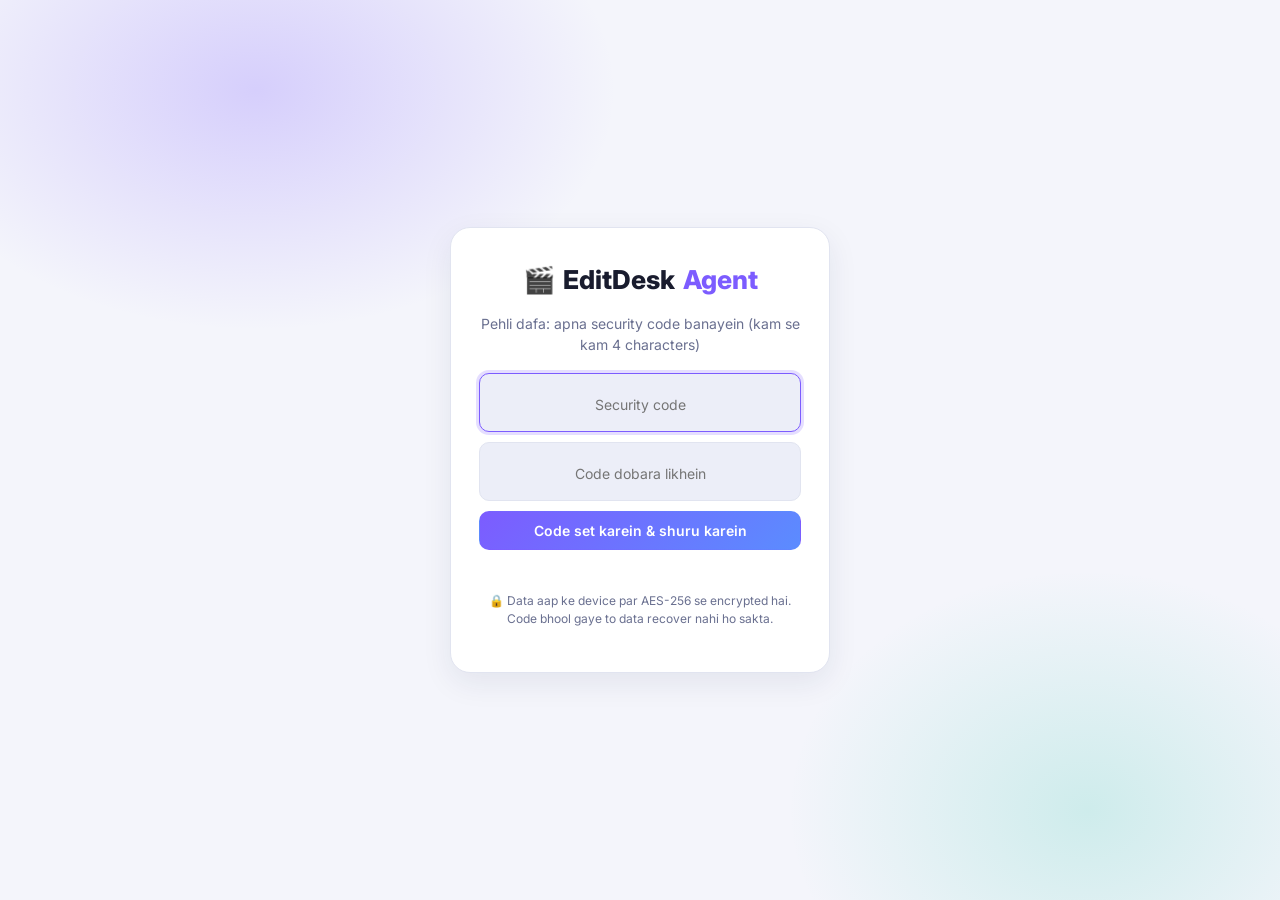
<file: index.html>
<!doctype html>
<html lang="en">
<head>
  <meta charset="utf-8">
  <meta name="viewport" content="width=device-width, initial-scale=1">
  <title>EditDesk Agent</title>
  <meta name="description" content="Video editor ka client & delivery dashboard — security code se locked.">
  <link rel="icon" href="data:image/svg+xml,<svg xmlns='http://www.w3.org/2000/svg' viewBox='0 0 100 100'><text y='.9em' font-size='90'>🎬</text></svg>">
  <link rel="preconnect" href="https://fonts.googleapis.com">
  <link href="https://fonts.googleapis.com/css2?family=Inter:wght@400;500;600;700;800&display=swap" rel="stylesheet">
  <link rel="stylesheet" href="css/styles.css">
</head>
<body>
  <!-- Lock screen -->
  <section id="lock" class="lock">
    <div class="lock-card">
      <div class="brand big"><span class="logo">🎬</span> EditDesk <em>Agent</em></div>
      <p id="lock-sub" class="muted">Apna security code darj karein</p>
      <form id="lock-form" autocomplete="off">
        <input id="lock-code" type="password" inputmode="numeric" placeholder="Security code" aria-label="Security code" autofocus>
        <input id="lock-code2" type="password" inputmode="numeric" placeholder="Code dobara likhein" aria-label="Confirm code" hidden>
        <button class="btn primary block" type="submit" id="lock-btn">Unlock</button>
      </form>
      <p id="lock-msg" class="lock-msg" role="alert"></p>
      <p class="tiny muted">🔒 Data aap ke device par AES-256 se encrypted hai. Code bhool gaye to data recover nahi ho sakta.</p>
      <button class="link tiny" id="lock-reset" type="button" hidden>Code bhool gaye? Sab kuch reset karein</button>
    </div>
  </section>

  <!-- App -->
  <div id="app" class="app" hidden>
    <aside class="sidebar">
      <div class="brand"><span class="logo">🎬</span> EditDesk <em>Agent</em></div>
      <nav id="nav">
        <button data-view="dashboard" class="active"><span>📊</span>Dashboard</button>
        <button data-view="videos"><span>🎞️</span>Videos</button>
        <button data-view="clients"><span>👥</span>Clients</button>
        <button data-view="planner"><span>🗓️</span>Planner</button>
        <button data-view="agent"><span>🤖</span>Agent</button>
        <button data-view="settings"><span>⚙️</span>Settings</button>
      </nav>
      <div class="sidebar-foot">
        <span id="save-state" class="tiny muted">🔒 Encrypted</span>
      </div>
    </aside>

    <div class="main-wrap">
      <header class="topbar">
        <button class="icon-btn menu-btn" id="menu-btn" aria-label="Menu">☰</button>
        <h1 id="view-title">Dashboard</h1>
        <div class="top-actions">
          <button class="btn primary" data-action="new-video">＋ Video</button>
          <button class="icon-btn" data-action="toggle-theme" title="Theme" aria-label="Toggle theme">🌓</button>
          <button class="icon-btn" data-action="lock" title="Lock" aria-label="Lock">🔒</button>
        </div>
      </header>
      <main id="main"></main>
    </div>
  </div>

  <div id="modal" class="modal" hidden>
    <div class="modal-box" role="dialog" aria-modal="true">
      <div id="modal-body"></div>
    </div>
  </div>

  <div id="toast" class="toast" hidden></div>

  <script src="js/vault.js"></script>
  <script src="js/store.js"></script>
  <script src="js/agent.js"></script>
  <script src="js/app.js"></script>
</body>
</html>
</file>
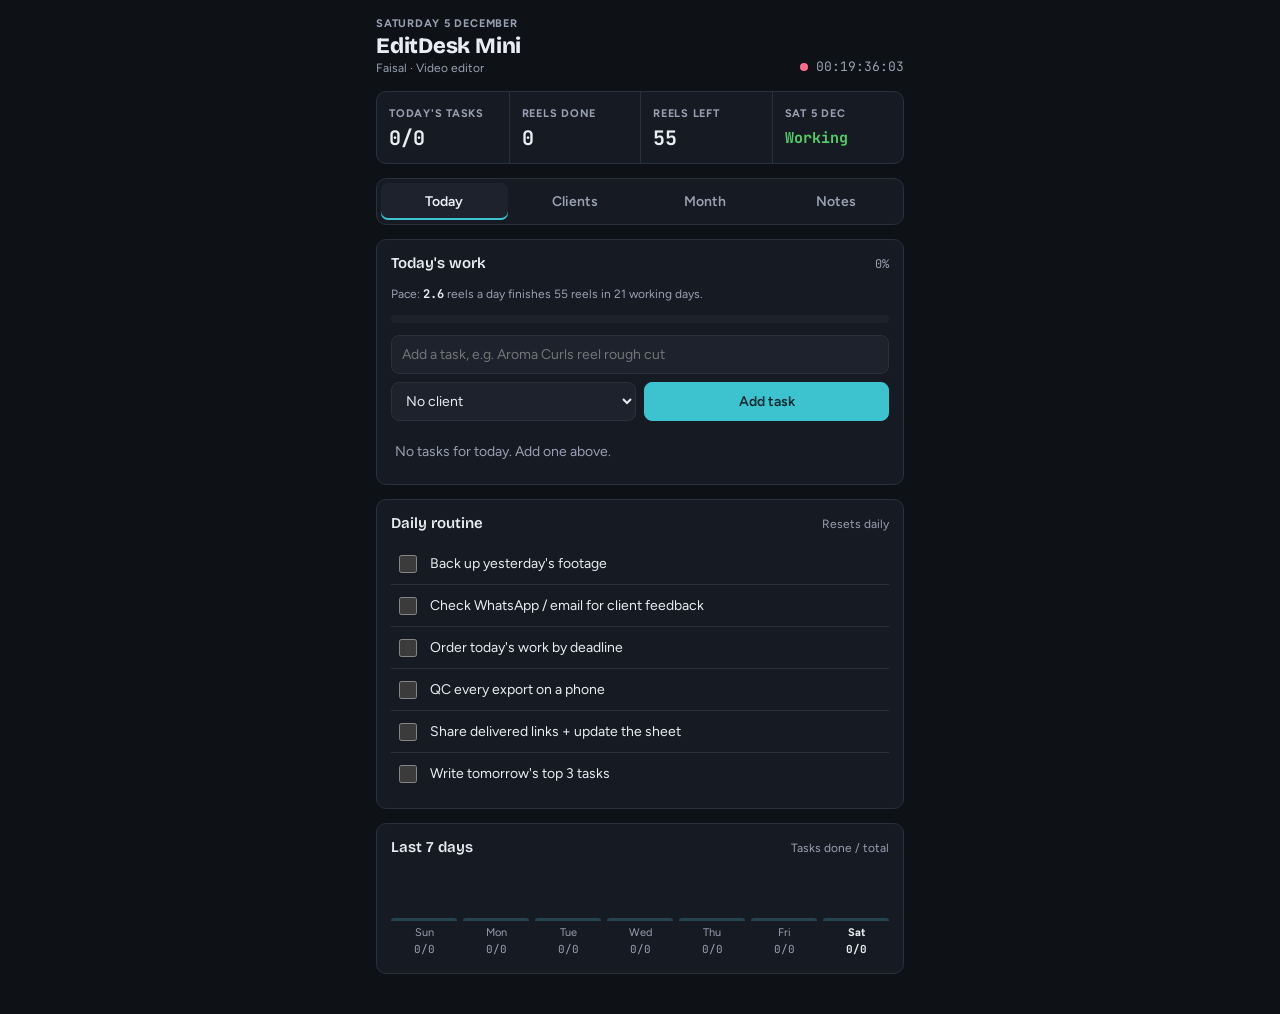
<file: editdesk-mini/index.html>
<!doctype html>
<html lang="en">
<head>
<meta charset="utf-8">
<meta name="viewport" content="width=device-width, initial-scale=1, viewport-fit=cover">
<title>EditDesk Mini</title>
<link rel="preconnect" href="https://fonts.googleapis.com">
<link rel="preconnect" href="https://fonts.gstatic.com" crossorigin>
<link href="https://fonts.googleapis.com/css2?family=Bricolage+Grotesque:opsz,wght@12..96,600;12..96,800&family=Figtree:wght@400;500;600;700&family=JetBrains+Mono:wght@500;700&display=swap" rel="stylesheet">
<style>
/* Layout: one narrow dark column for a side panel. Status strip, tabs, then the active sheet; each client gets its own colored section. */
:root {
  --bg: #0e1116;
  --surface: #161a22;
  --surface-2: #1d222c;
  --ink: #e9ecf2;
  --muted: #98a1b3;
  --line: #2a303c;
  --accent: #3cc3cf;
  --accent-ink: #062a2e;
  --ok: #51cf66;
  --warn: #ffa94d;
  --danger: #ff6b8a;
  --off: #ff8787;
  --s-planned: #98a1b3;
  --s-footage: #4dabf7;
  --s-editing: #b197fc;
  --s-review: #ffa94d;
  --s-revision: #ff922b;
  --s-delivered: #51cf66;
  --f-display: "Bricolage Grotesque", "Segoe UI", system-ui, sans-serif;
  --f-body: "Figtree", "Segoe UI", system-ui, sans-serif;
  --f-mono: "JetBrains Mono", ui-monospace, "Cascadia Mono", Menlo, monospace;
  --r: 10px;
  color-scheme: dark;
}

* { box-sizing: border-box; }
html, body { margin: 0; }
[hidden] { display: none !important; }
body { background: var(--bg); color: var(--ink); font: 14px/1.5 var(--f-body); }
.wrap { max-width: 560px; margin: 0 auto; padding-inline: 16px; padding-block: 16px 40px; display: grid; gap: 14px; }
h1, h2, h3 { margin: 0; font-family: var(--f-display); text-wrap: balance; line-height: 1.2; }
h1 { font-size: 22px; font-weight: 800; letter-spacing: -.01em; }
h2 { font-size: 15px; font-weight: 600; }
p { margin: 0; }
.muted { color: var(--muted); }
.mono { font-family: var(--f-mono); font-variant-numeric: tabular-nums; }
.small { font-size: 12px; }
.label { font-size: 11px; font-weight: 700; text-transform: uppercase; letter-spacing: .07em; color: var(--muted); }
button, input, select, textarea { font: inherit; color: inherit; }
button { cursor: pointer; }
:focus-visible { outline: 2px solid var(--accent); outline-offset: 2px; }

/* Header */
.head { display: flex; align-items: flex-end; justify-content: space-between; gap: 12px; flex-wrap: wrap; }
.tc { font-family: var(--f-mono); font-size: 13px; color: var(--muted); display: flex; align-items: center; gap: 8px; }
.rec { width: 8px; height: 8px; border-radius: 50%; background: var(--danger); }
.strip { display: grid; grid-template-columns: repeat(4, minmax(0, 1fr)); background: var(--surface); border: 1px solid var(--line); border-radius: var(--r); }
.strip > div { padding: 10px 12px; border-left: 1px solid var(--line); min-width: 0; }
.strip > div:first-child { border-left: 0; }
.strip b { display: block; font-family: var(--f-mono); font-size: 20px; font-weight: 700; font-variant-numeric: tabular-nums; }
.strip .sat b { font-size: 15px; padding-top: 4px; }
.strip .sat.off b { color: var(--off); }
.strip .sat.on b { color: var(--ok); }

/* Tabs */
.tabs { display: grid; grid-template-columns: repeat(4, 1fr); gap: 4px; background: var(--surface); border: 1px solid var(--line); border-radius: var(--r); padding: 4px; position: sticky; top: env(safe-area-inset-top, 0px); z-index: 3; }
.tabs button { border: 0; background: none; padding: 8px 4px; border-radius: 7px; font-weight: 600; color: var(--muted); }
.tabs button[aria-selected="true"] { background: var(--surface-2); color: var(--ink); box-shadow: inset 0 -2px 0 var(--accent); }

.sheet { display: grid; gap: 14px; }
.panel { background: var(--surface); border: 1px solid var(--line); border-radius: var(--r); padding: 14px; display: grid; gap: 12px; min-width: 0; }
.panel-head { display: flex; justify-content: space-between; align-items: baseline; gap: 8px; flex-wrap: wrap; }

/* Forms */
select, textarea, input[type="text"], input[type="date"], input[type="number"] {
  width: 100%; min-width: 0; background: var(--surface-2); border: 1px solid var(--line); border-radius: 8px; padding: 8px 10px;
}
textarea { resize: vertical; min-height: 260px; line-height: 1.6; }
.add-row { display: grid; grid-template-columns: minmax(0, 1fr) auto; gap: 8px; }
.add-grid { display: grid; grid-template-columns: repeat(2, minmax(0, 1fr)); gap: 8px; }
.add-grid .full { grid-column: 1 / -1; }
.btn { border: 1px solid var(--line); background: var(--surface-2); border-radius: 8px; padding: 8px 12px; font-weight: 600; white-space: nowrap; }
.btn:hover { border-color: var(--accent); }
.btn.primary { background: var(--accent); color: var(--accent-ink); border-color: var(--accent); }
.btn.ghost { background: none; border-color: transparent; color: var(--muted); padding: 4px 6px; }
.btn.ghost:hover { color: var(--ink); border-color: var(--line); }
.btn.tiny { font-size: 12px; padding: 4px 8px; }

/* Progress */
.meter { height: 8px; border-radius: 99px; background: var(--surface-2); overflow: hidden; }
.meter > span { display: block; height: 100%; background: var(--accent); transition: width .3s; }

/* Task list */
.list { display: grid; gap: 2px; }
.item { display: grid; grid-template-columns: auto minmax(0, 1fr) auto; gap: 10px; align-items: start; padding: 8px 4px; border-bottom: 1px solid var(--line); }
.item:last-child { border-bottom: 0; }
.item input[type="checkbox"] { width: 18px; height: 18px; margin-top: 2px; accent-color: var(--accent); }
.item .t { overflow-wrap: anywhere; }
.item.done .t { color: var(--muted); text-decoration: line-through; }
.item .meta { display: flex; gap: 6px; flex-wrap: wrap; margin-top: 3px; }
.acts { display: flex; gap: 2px; }
.chip { display: inline-flex; align-items: center; gap: 4px; font-size: 11px; font-weight: 600; padding: 1px 8px; border-radius: 99px; border: 1px solid var(--line); color: var(--muted); background: var(--surface-2); white-space: nowrap; }
.chip.cc { color: var(--cc); border-color: color-mix(in srgb, var(--cc) 50%, transparent); background: color-mix(in srgb, var(--cc) 12%, var(--surface-2)); }
.chip.late { color: var(--danger); border-color: color-mix(in srgb, var(--danger) 45%, transparent); }
.chip.soon { color: var(--warn); border-color: color-mix(in srgb, var(--warn) 45%, transparent); }
.chip.confirm { color: var(--warn); }
.chip.new { color: var(--s-editing); }
.empty { color: var(--muted); padding: 8px 4px; }

/* Week chart */
.week { display: grid; grid-template-columns: repeat(7, 1fr); gap: 6px; align-items: end; height: 90px; }
.week .col { display: grid; grid-template-rows: 1fr auto; gap: 4px; height: 100%; text-align: center; }
.week .bar { align-self: end; border-radius: 4px 4px 0 0; background: color-mix(in srgb, var(--accent) 22%, var(--surface-2)); position: relative; overflow: hidden; min-height: 3px; }
.week .bar span { position: absolute; inset: auto 0 0 0; background: var(--accent); }
.week .col.today .lbl { color: var(--ink); font-weight: 700; }
.week .lbl { font-size: 11px; color: var(--muted); }

/* Client sections */
.filters { display: flex; gap: 6px; flex-wrap: wrap; }
.filters button { border: 1px solid var(--line); background: var(--surface-2); border-radius: 99px; padding: 3px 12px; font-size: 12px; font-weight: 600; color: var(--muted); }
.filters button[aria-pressed="true"] { background: var(--ink); color: var(--bg); border-color: var(--ink); }
.client {
  border: 1px solid color-mix(in srgb, var(--cc) 35%, var(--line));
  border-top: 4px solid var(--cc);
  border-radius: var(--r);
  background: linear-gradient(180deg, color-mix(in srgb, var(--cc) 13%, var(--surface)) 0, var(--surface) 90px);
  padding: 12px 14px 14px;
  display: grid; gap: 10px; min-width: 0;
}
.c-head { display: grid; grid-template-columns: auto minmax(0, 1fr) auto; gap: 10px; align-items: center; }
.badge { width: 34px; height: 34px; border-radius: 9px; display: grid; place-items: center; background: var(--cc); color: #10131a; font-family: var(--f-display); font-weight: 800; font-size: 16px; }
.c-name { font-family: var(--f-display); font-weight: 800; font-size: 16px; overflow-wrap: anywhere; color: var(--ink); }
.c-sub { display: flex; gap: 6px; flex-wrap: wrap; margin-top: 2px; }
.c-count { font-family: var(--f-mono); font-weight: 700; font-size: 20px; color: var(--cc); text-align: right; line-height: 1.1; }
.c-count small { display: block; font-size: 11px; color: var(--muted); font-weight: 500; }
.client .meter > span { background: var(--cc); }
.c-ctrl { display: grid; grid-template-columns: minmax(0, 1fr) auto; gap: 8px; align-items: center; }
.step { display: flex; gap: 4px; }
.step button { width: 32px; height: 28px; border: 1px solid color-mix(in srgb, var(--cc) 45%, var(--line)); background: var(--surface-2); border-radius: 7px; font-weight: 700; padding: 0; color: var(--cc); }
.step button:hover { background: color-mix(in srgb, var(--cc) 18%, var(--surface-2)); }
.c-reels { display: grid; gap: 6px; }
.c-reels:empty { display: none; }
.reel { border: 1px solid var(--line); border-left: 3px solid var(--sc); border-radius: 8px; padding: 8px 10px; display: grid; gap: 6px; background: var(--surface-2); }
.reel-top { display: grid; grid-template-columns: minmax(0, 1fr) auto; gap: 8px; align-items: start; }
.reel-title { font-weight: 600; overflow-wrap: anywhere; }
.reel select { width: auto; padding: 3px 6px; font-size: 12px; font-weight: 600; color: var(--sc); background: var(--surface); }
.reel .meta { display: flex; gap: 6px; flex-wrap: wrap; }
.dels { display: grid; gap: 4px; padding-top: 4px; border-top: 1px dashed var(--line); }
.dels label { display: flex; gap: 8px; align-items: center; font-size: 13px; }
.dels input { accent-color: var(--cc); }
.c-add { display: grid; grid-template-columns: minmax(0, 1fr) 130px auto; gap: 6px; }
.c-add input { padding: 6px 8px; font-size: 13px; }
.c-add .btn { padding: 6px 10px; font-size: 13px; color: var(--cc); }
details summary { cursor: pointer; font-size: 12px; color: var(--muted); font-weight: 600; }
.c-det { display: grid; gap: 8px; padding-top: 6px; }
.c-det input { padding: 6px 8px; }
.st-planned { --sc: var(--s-planned); } .st-footage { --sc: var(--s-footage); } .st-editing { --sc: var(--s-editing); }
.st-review { --sc: var(--s-review); } .st-revision { --sc: var(--s-revision); } .st-delivered { --sc: var(--s-delivered); }

/* Month */
.cal { display: grid; grid-template-columns: repeat(7, minmax(0, 1fr)); gap: 4px; }
.cal .dow { font-size: 11px; font-weight: 700; color: var(--muted); text-align: center; padding-bottom: 2px; }
.day { aspect-ratio: 1; max-width: 100%; border-radius: 8px; border: 1px solid var(--line); background: var(--surface-2); display: grid; place-items: center; font-family: var(--f-mono); font-size: 13px; font-weight: 700; position: relative; padding: 0; color: var(--ink); }
.day.off { color: var(--off); background: color-mix(in srgb, var(--off) 10%, var(--surface)); border-color: color-mix(in srgb, var(--off) 30%, var(--line)); }
.day.past { opacity: .45; }
.day.today { outline: 2px solid var(--accent); outline-offset: 1px; }
.day.sat { cursor: pointer; }
.day.sat::after { content: attr(data-tag); position: absolute; bottom: 2px; font-size: 8px; letter-spacing: .05em; font-family: var(--f-body); font-weight: 700; }
.day.blank { visibility: hidden; }
.kpis { display: grid; grid-template-columns: repeat(2, minmax(0, 1fr)); gap: 8px; }
.kpi { background: var(--surface-2); border-radius: 8px; padding: 10px 12px; }
.kpi b { display: block; font-family: var(--f-mono); font-size: 22px; font-variant-numeric: tabular-nums; }
.legend { display: flex; gap: 14px; flex-wrap: wrap; font-size: 12px; color: var(--muted); }
.legend i { display: inline-block; width: 10px; height: 10px; border-radius: 3px; margin-right: 5px; vertical-align: -1px; }
.sats { display: grid; gap: 4px; }
.sats div { display: flex; justify-content: space-between; gap: 8px; padding: 6px 0; border-bottom: 1px solid var(--line); font-size: 13px; }
.sats div:last-child { border-bottom: 0; }
.tag-off { color: var(--off); font-weight: 700; }
.tag-on { color: var(--ok); font-weight: 700; }

.banner { border: 1px solid color-mix(in srgb, var(--warn) 50%, transparent); background: color-mix(in srgb, var(--warn) 10%, var(--surface)); border-radius: var(--r); padding: 10px 12px; font-size: 13px; }
.toast { position: fixed; left: 50%; bottom: calc(16px + env(safe-area-inset-bottom, 0px)); transform: translateX(-50%); background: var(--ink); color: var(--bg); padding: 8px 14px; border-radius: 8px; font-weight: 600; font-size: 13px; z-index: 10; }
.confirm { display: flex; gap: 6px; align-items: center; flex-wrap: wrap; font-size: 12px; }

@media (max-width: 420px) {
  .strip { grid-template-columns: repeat(2, minmax(0, 1fr)); }
  .strip > div:nth-child(3) { border-left: 0; }
  .strip > div:nth-child(n+3) { border-top: 1px solid var(--line); }
  .add-grid { grid-template-columns: minmax(0, 1fr); }
  .c-add { grid-template-columns: minmax(0, 1fr) auto; }
  .c-add input[type="date"] { grid-column: 1 / -1; grid-row: 2; }
}
@media (prefers-reduced-motion: reduce) { .meter > span { transition: none; } }
</style>
</head>
<body>

<div class="wrap">
  <header class="head">
    <div>
      <p class="label" id="dateLine">Today</p>
      <h1>EditDesk Mini</h1>
      <p class="small muted">Faisal · Video editor</p>
    </div>
    <div class="tc" aria-label="Current time as timecode"><span class="rec"></span><span id="tc">00:00:00:00</span></div>
  </header>

  <div id="banner" class="banner" hidden></div>

  <section class="strip" aria-label="Summary">
    <div><span class="label">Today's tasks</span><b id="sToday">0/0</b></div>
    <div><span class="label">Reels done</span><b id="sDone">0</b></div>
    <div><span class="label">Reels left</span><b id="sLeft">0</b></div>
    <div class="sat" id="sSatBox"><span class="label" id="sSatLabel">Saturday</span><b id="sSat">—</b></div>
  </section>

  <nav class="tabs" role="tablist">
    <button role="tab" id="tab-today" aria-selected="true" data-tab="today">Today</button>
    <button role="tab" id="tab-reels" aria-selected="false" data-tab="reels">Clients</button>
    <button role="tab" id="tab-month" aria-selected="false" data-tab="month">Month</button>
    <button role="tab" id="tab-notes" aria-selected="false" data-tab="notes">Notes</button>
  </nav>

  <!-- TODAY -->
  <section class="sheet" id="sheet-today" role="tabpanel" aria-labelledby="tab-today">
    <div class="panel">
      <div class="panel-head"><h2>Today's work</h2><span class="mono small muted" id="todayPct">0%</span></div>
      <p class="small" id="paceLine"></p>
      <div class="meter"><span id="todayBar" style="width:0%"></span></div>
      <form id="taskForm" class="add-grid">
        <input class="full" type="text" id="taskTitle" placeholder="Add a task, e.g. Aroma Curls reel rough cut" autocomplete="off" required>
        <select id="taskClient" aria-label="Client"><option value="">No client</option></select>
        <button class="btn primary" type="submit">Add task</button>
      </form>
      <div class="list" id="todayList"></div>
    </div>

    <div class="panel" id="carryPanel" hidden>
      <div class="panel-head"><h2>Carried over</h2><button class="btn tiny" id="carryAll" type="button">Move all to today</button></div>
      <div class="list" id="carryList"></div>
    </div>

    <div class="panel">
      <div class="panel-head"><h2>Daily routine</h2><span class="small muted">Resets daily</span></div>
      <div class="list" id="routineList"></div>
    </div>

    <div class="panel">
      <div class="panel-head"><h2>Last 7 days</h2><span class="small muted">Tasks done / total</span></div>
      <div class="week" id="week"></div>
    </div>
  </section>

  <!-- CLIENTS -->
  <section class="sheet" id="sheet-reels" role="tabpanel" aria-labelledby="tab-reels" hidden>
    <div class="panel">
      <div class="panel-head"><h2><span id="monthName">October</span> reels</h2><span class="small muted mono" id="reelTotals">0/0</span></div>
      <div class="meter"><span id="reelBar" style="width:0%"></span></div>
      <div class="panel-head">
        <span class="small muted">Show reels:</span>
        <div class="filters" id="vFilters">
          <button type="button" data-f="active" aria-pressed="true">Pending</button>
          <button type="button" data-f="late" aria-pressed="false">Late</button>
          <button type="button" data-f="done" aria-pressed="false">Done</button>
          <button type="button" data-f="all" aria-pressed="false">All</button>
        </div>
      </div>
    </div>

    <div class="sheet" id="clientSections"></div>

    <div class="panel">
      <form id="clientForm" class="add-row">
        <input type="text" id="cName" placeholder="New client name" autocomplete="off" required>
        <button class="btn" type="submit">Add client</button>
      </form>
      <div class="confirm" id="monthReset"><button class="btn tiny" type="button" data-month-reset="ask">New month: reset done counts to 0</button></div>
    </div>
  </section>

  <!-- MONTH -->
  <section class="sheet" id="sheet-month" role="tabpanel" aria-labelledby="tab-month" hidden>
    <div class="panel">
      <div class="panel-head"><h2 id="calTitle">October</h2><span class="small muted">Alternate Saturdays off</span></div>
      <div class="kpis">
        <div class="kpi"><span class="label">Working days</span><b id="kWork">0</b></div>
        <div class="kpi"><span class="label">Days left</span><b id="kLeft">0</b></div>
        <div class="kpi"><span class="label">Reels left</span><b id="kReels">0</b></div>
        <div class="kpi"><span class="label">Reels / day needed</span><b id="kPace">0</b></div>
      </div>
      <div class="cal" id="cal"></div>
      <div class="legend"><span><i style="background:var(--surface-2);border:1px solid var(--line)"></i>Working</span><span><i style="background:var(--off)"></i>Off</span><span><i style="outline:2px solid var(--accent)"></i>Today</span></div>
      <p class="small muted">Tap a Saturday to switch it between working and off.</p>
    </div>
    <div class="panel">
      <h2>Saturdays this month</h2>
      <div class="sats" id="satList"></div>
    </div>
  </section>

  <!-- NOTES -->
  <section class="sheet" id="sheet-notes" role="tabpanel" aria-labelledby="tab-notes" hidden>
    <div class="panel">
      <div class="panel-head"><h2>Ideas &amp; notes</h2><span class="small muted" id="noteState">Auto-save</span></div>
      <textarea id="notes" placeholder="Reel ideas, client feedback, hooks, trending audio…"></textarea>
    </div>
  </section>
</div>

<div class="toast" id="toast" hidden></div>

<script>
/* LocalDB: stores everything in this browser's localStorage when the page runs outside claude.ai.
   Same small API the page uses: collection(name).onSnapshot / doc(id).set / delete, and doc(path).onSnapshot / set. */
window.LocalDB = (() => {
  const KEY = 'editdesk-mini-db-v1';
  const SEED = {"acm": {"color": "#ffd43b", "name": "ACM", "notes": "5 reels carried from Sep (confirmed 2026-09-22; it was recorded backwards earlier).", "order": 3, "reelsDone": 0, "reelsTarget": 5, "status": "active"}, "aesthetic-atelier": {"color": "#ff6b6b", "name": "Aesthetic Atelier", "notes": "10 reels carried from Sep.", "order": 0, "reelsDone": 0, "reelsTarget": 10, "status": "active"}, "aki-al-karam": {"color": "#748ffc", "name": "AKI / Al-Karam International", "notes": "No target set. Unresolved: a relayed request said AKI and Sunlight Pakistan are 'one client per Taha'. Not acted on; kept separate. Confirm with Taha before any merge.", "order": 11, "reelsDone": 0, "reelsTarget": 0, "status": "confirm"}, "aroma-curls": {"color": "#f783ac", "name": "Aroma Curls", "notes": "5 reels carried from Sep. Revision note: TikTok and YouTube posting continues from today.", "order": 4, "reelsDone": 0, "reelsTarget": 5, "status": "active"}, "bilal-hospital": {"color": "#e599f7", "name": "Bilal Hospital", "notes": "No target set. 9-video doctor series; 3 were left at the end of Sep. Check whether it is still open.", "order": 9, "reelsDone": 0, "reelsTarget": 0, "status": "confirm"}, "dr-saiqa-aesthetics": {"color": "#b197fc", "name": "Dr. Saiqa's Aesthetics & Beauty Lounge", "notes": "10 reels carried from Sep. 6-month contract, onboarded 2026-09-15.", "order": 2, "reelsDone": 0, "reelsTarget": 10, "status": "new"}, "e-karobar": {"color": "#a9e34b", "name": "e karobar", "notes": "3 reels, confirmed by Taha 2026-09-24 (same as Sep).", "order": 8, "reelsDone": 0, "reelsTarget": 3, "status": "active"}, "eiqaan": {"color": "#ffa94d", "name": "Eiqaan", "notes": "4 reels carried from Sep. Platforms are Twitter (X) and LinkedIn, not IG/FB.", "order": 6, "reelsDone": 0, "reelsTarget": 4, "status": "active"}, "kohsar-electronics": {"color": "#4dabf7", "name": "Kohsar Electronics", "notes": "Working to 4 reels, but the target is undefined: the signed proposal (PKR 270,000 / 3 months) lists no quantities. A real target needs to be set with the client.", "order": 7, "reelsDone": 0, "reelsTarget": 4, "status": "confirm"}, "little-explorers": {"color": "#66d9e8", "name": "Little Explorers", "notes": "10 reels carried from Sep.", "order": 1, "reelsDone": 0, "reelsTarget": 10, "status": "active"}, "minicabees": {"color": "#38d9a9", "name": "Minicabees", "notes": "No target set, though reel output has started (2 reels logged Sep 24). Confirm a real target. Revision note: ads are running on Google.", "order": 10, "reelsDone": 0, "reelsTarget": 0, "status": "confirm"}, "punjab-auto-store": {"color": "#51cf66", "name": "Punjab Auto Store", "notes": "4 reels carried from Sep.", "order": 5, "reelsDone": 0, "reelsTarget": 4, "status": "active"}};
  let data = {};
  try { data = JSON.parse(localStorage.getItem(KEY)) || null; } catch (e) { data = null; }
  if (!data) {
    data = {};
    Object.entries(SEED).forEach(([id, body]) => { data['clients/' + id] = body; });
  }
  const listeners = new Set();
  const persist = () => { try { localStorage.setItem(KEY, JSON.stringify(data)); } catch (e) { /* storage blocked */ } };
  persist();
  const notify = () => listeners.forEach(fn => fn());
  const snapDoc = (id, body) => ({ id, exists: body !== undefined, data: () => (body === undefined ? undefined : JSON.parse(JSON.stringify(body))) });
  const docRef = path => ({
    set: async body => { data[path] = JSON.parse(JSON.stringify(body)); persist(); notify(); },
    delete: async () => { delete data[path]; persist(); notify(); },
    onSnapshot(next) {
      const fn = () => next(snapDoc(path.split('/').pop(), data[path]));
      listeners.add(fn); fn();
      return () => listeners.delete(fn);
    }
  });
  return {
    doc: docRef,
    collection: name => ({
      doc: id => docRef(name + '/' + id),
      onSnapshot(next) {
        const fn = () => {
          const docs = Object.keys(data).filter(k => k.startsWith(name + '/') && k.split('/').length === 2)
            .sort().map(k => snapDoc(k.split('/')[1], data[k]));
          next({ docs, size: docs.length, empty: !docs.length });
        };
        listeners.add(fn); fn();
        return () => listeners.delete(fn);
      }
    }),
    exportAll: () => JSON.stringify(data, null, 2),
    importAll: json => { data = JSON.parse(json); persist(); notify(); }
  };
})();
</script>
<script>
(() => {
  const $ = id => document.getElementById(id);
  const esc = s => String(s ?? '').replace(/[&<>"']/g, c => ({ '&': '&amp;', '<': '&lt;', '>': '&gt;', '"': '&quot;', "'": '&#39;' }[c]));
  const pad = n => String(n).padStart(2, '0');
  const ds = d => `${d.getFullYear()}-${pad(d.getMonth() + 1)}-${pad(d.getDate())}`;
  const parse = s => { const [y, m, d] = s.split('-').map(Number); return new Date(y, m - 1, d); };
  const shift = n => { const d = new Date(); d.setDate(d.getDate() + n); return ds(d); };
  const today = () => ds(new Date());
  const daysTo = s => {
    if (!s) return null;
    const n = new Date();
    return Math.round((parse(s) - new Date(n.getFullYear(), n.getMonth(), n.getDate())) / 86400000);
  };
  const fmt = s => parse(s).toLocaleDateString('en-GB', { day: 'numeric', month: 'short' });
  const uid = () => Date.now().toString(36) + Math.random().toString(36).slice(2, 7);

  const PALETTE = ['#ff6b6b', '#ffa94d', '#ffd43b', '#a9e34b', '#51cf66', '#38d9a9', '#66d9e8', '#4dabf7', '#748ffc', '#b197fc', '#e599f7', '#f783ac'];
  const STATUSES = [
    ['planned', 'Planned'], ['footage', 'Footage in'], ['editing', 'Editing'],
    ['review', 'Client review'], ['revision', 'Revisions'], ['delivered', 'Delivered']
  ];
  const REEL_DELIVERABLES = ['9:16 export 1080×1920', 'Captions', 'Hook in first 3 sec', 'Music / SFX'];
  const ROUTINE = [
    ['backup', "Back up yesterday's footage"],
    ['inbox', 'Check WhatsApp / email for client feedback'],
    ['plan', "Order today's work by deadline"],
    ['qc', 'QC every export on a phone'],
    ['deliver', 'Share delivered links + update the sheet'],
    ['tomorrow', "Write tomorrow's top 3 tasks"]
  ];
  // Alternating Saturdays: Sat 3 Oct 2026 is off, the next one working, and so on. Sundays are always off.
  const SAT_ANCHOR = new Date(2026, 9, 3);

  const state = { clients: [], tasks: [], videos: [], routine: {}, notes: '', sched: {}, filter: 'active' };
  let db = null;

  // ---------- schedule ----------
  function satRule(d) {
    const weeks = Math.round((d - SAT_ANCHOR) / (7 * 86400000));
    return ((weeks % 2) + 2) % 2 === 0 ? 'off' : 'on';
  }
  function dayKind(d) {
    const dow = d.getDay();
    if (dow === 0) return 'off';
    if (dow === 6) return state.sched[ds(d)] || satRule(d);
    return 'on';
  }
  function monthDays(ref) {
    const y = ref.getFullYear(), m = ref.getMonth();
    const out = [];
    for (let d = 1; d <= new Date(y, m + 1, 0).getDate(); d++) out.push(new Date(y, m, d));
    return out;
  }
  function nextSaturday() {
    const d = new Date();
    d.setHours(0, 0, 0, 0);
    d.setDate(d.getDate() + ((6 - d.getDay() + 7) % 7));
    return d;
  }
  function workDaysLeft() {
    const t = today();
    return monthDays(new Date()).filter(d => ds(d) >= t && dayKind(d) === 'on').length;
  }
  function nextWorkDay() {
    const d = new Date();
    do { d.setDate(d.getDate() + 1); } while (dayKind(d) === 'off');
    return ds(d);
  }

  // ---------- clock ----------
  const reduce = matchMedia('(prefers-reduced-motion: reduce)').matches;
  function tick() {
    const n = new Date();
    const f = reduce ? 0 : Math.floor(n.getMilliseconds() / 40);
    $('tc').textContent = `${pad(n.getHours())}:${pad(n.getMinutes())}:${pad(n.getSeconds())}:${pad(f)}`;
  }
  tick();
  setInterval(tick, reduce ? 1000 : 40);
  $('dateLine').textContent = new Date().toLocaleDateString('en-GB', { weekday: 'long', day: 'numeric', month: 'long' });

  let tt;
  function toast(msg) {
    const t = $('toast');
    t.textContent = msg;
    t.hidden = false;
    clearTimeout(tt);
    tt = setTimeout(() => { t.hidden = true; }, 2000);
  }

  // ---------- tabs ----------
  const TABS = ['today', 'reels', 'month', 'notes'];
  function showTab(name) {
    document.querySelectorAll('[data-tab]').forEach(b => b.setAttribute('aria-selected', String(b.dataset.tab === name)));
    TABS.forEach(n => { $('sheet-' + n).hidden = n !== name; });
    try { localStorage.setItem('edm-tab2', name); } catch (e) { /* ignore */ }
  }
  document.querySelector('.tabs').addEventListener('click', e => {
    const b = e.target.closest('[data-tab]');
    if (b) showTab(b.dataset.tab);
  });
  try { const t = localStorage.getItem('edm-tab2'); if (TABS.includes(t)) showTab(t); } catch (e) { /* ignore */ }

  // ---------- writes ----------
  async function write(fn, label) {
    if (!db) return;
    try { await fn(); }
    catch (e) {
      if (e && e.code === 'unavailable') {
        await new Promise(r => setTimeout(r, 400 + Math.random() * 600));
        try { await fn(); return; } catch (e2) { e = e2; }
      }
      toast(e && e.code === 'quota_exceeded' ? 'Storage is full. Delete some old tasks.' : `${label} didn't save. Try again.`);
    }
  }
  function upsertLocal(list, item) {
    const i = list.findIndex(x => x.id === item.id);
    if (i >= 0) list[i] = item; else list.push(item);
  }
  function saver(key, coll, label) {
    return item => {
      upsertLocal(state[key], item);
      render();
      const { id, ...body } = item;
      return write(() => db.collection(coll).doc(id).set(body), label);
    };
  }
  function remover(key, coll) {
    return id => {
      state[key] = state[key].filter(x => x.id !== id);
      render();
      return write(() => db.collection(coll).doc(id).delete(), 'Delete');
    };
  }
  const saveTask = saver('tasks', 'tasks', 'Task');
  const removeTask = remover('tasks', 'tasks');
  const saveClient = saver('clients', 'clients', 'Client');
  const saveVideo = saver('videos', 'videos', 'Reel');
  const removeVideo = remover('videos', 'videos');

  const sortedClients = () => [...state.clients].sort((a, b) => (a.order ?? 99) - (b.order ?? 99) || a.name.localeCompare(b.name));
  const colorOf = c => c.color || PALETTE[Math.max(0, sortedClients().indexOf(c)) % PALETTE.length];
  const findClient = name => state.clients.find(c => c.name.trim().toLowerCase() === String(name || '').trim().toLowerCase());
  const byId = id => state.clients.find(c => c.id === id);
  const reelClient = v => byId(v.clientId) || findClient(v.client);
  // Marking a reel Delivered adds one to that client's done count.
  function bumpClient(v, delta) {
    const c = reelClient(v);
    if (c) saveClient({ ...c, reelsDone: Math.max(0, (Number(c.reelsDone) || 0) + delta) });
  }
  function clientChip(name) {
    if (!name) return '';
    const c = findClient(name);
    return c ? `<span class="chip cc" style="--cc:${colorOf(c)}">${esc(c.name)}</span>` : `<span class="chip">${esc(name)}</span>`;
  }
  const totals = () => {
    const cls = state.clients;
    return {
      target: cls.reduce((a, c) => a + (Number(c.reelsTarget) || 0), 0),
      done: cls.reduce((a, c) => a + (Number(c.reelsDone) || 0), 0),
      left: cls.reduce((a, c) => a + Math.max(0, (Number(c.reelsTarget) || 0) - (Number(c.reelsDone) || 0)), 0)
    };
  };

  // ---------- render: today ----------
  function taskRow(t, carry) {
    return `<div class="item ${t.done ? 'done' : ''}">
      <input type="checkbox" data-task-done="${t.id}" ${t.done ? 'checked' : ''} aria-label="${esc(t.title)} done">
      <div><div class="t">${esc(t.title)}</div>
        <div class="meta">${clientChip(t.client)}${carry ? `<span class="chip late">since ${fmt(t.date)}</span>` : ''}</div></div>
      <div class="acts">
        ${t.done ? '' : `<button class="btn ghost tiny" type="button" data-task-tomorrow="${t.id}" title="Move to the next working day">Next day →</button>`}
        <button class="btn ghost tiny" type="button" data-task-del="${t.id}" aria-label="Delete task">✕</button>
      </div>
    </div>`;
  }

  function renderToday() {
    const td = today();
    const todays = state.tasks.filter(t => t.date === td).sort((a, b) => (a.done - b.done) || (a.createdAt - b.createdAt));
    const done = todays.filter(t => t.done).length;
    const pct = todays.length ? Math.round(done / todays.length * 100) : 0;
    $('sToday').textContent = `${done}/${todays.length}`;
    $('todayPct').textContent = `${pct}%`;
    $('todayBar').style.width = pct + '%';
    $('todayList').innerHTML = todays.length ? todays.map(t => taskRow(t, false)).join('')
      : '<p class="empty">No tasks for today. Add one above.</p>';

    const left = workDaysLeft();
    const tot = totals();
    $('paceLine').innerHTML = dayKind(new Date()) === 'off'
      ? '<span class="tag-off">Today is an off day.</span>'
      : `<span class="muted">Pace:</span> <b class="mono">${left ? (tot.left / left).toFixed(1) : tot.left}</b> <span class="muted">reels a day finishes ${tot.left} reels in ${left} working days.</span>`;

    const carry = state.tasks.filter(t => t.date < td && !t.done).sort((a, b) => a.date.localeCompare(b.date));
    $('carryPanel').hidden = !carry.length;
    $('carryList').innerHTML = carry.map(t => taskRow(t, true)).join('');

    $('routineList').innerHTML = ROUTINE.map(([k, label]) => `<div class="item ${state.routine[k] ? 'done' : ''}">
      <input type="checkbox" id="r-${k}" data-routine="${k}" ${state.routine[k] ? 'checked' : ''}>
      <label class="t" for="r-${k}">${esc(label)}</label><span></span></div>`).join('');

    const days = [];
    for (let i = -6; i <= 0; i++) {
      const d = shift(i);
      const list = state.tasks.filter(t => t.date === d);
      days.push({ d, total: list.length, done: list.filter(t => t.done).length, today: i === 0 });
    }
    const max = Math.max(1, ...days.map(x => x.total));
    $('week').innerHTML = days.map(x => {
      const h = (x.total / max) * 100;
      const dh = x.total ? (x.done / x.total) * 100 : 0;
      return `<div class="col ${x.today ? 'today' : ''}" title="${x.done}/${x.total} done">
        <div class="bar" style="height:${Math.max(h, 4)}%"><span style="height:${dh}%"></span></div>
        <div class="lbl">${parse(x.d).toLocaleDateString('en-GB', { weekday: 'short' })}<br><span class="mono">${x.done}/${x.total}</span></div></div>`;
    }).join('');

    const sel = $('taskClient');
    const cur = sel.value;
    sel.innerHTML = '<option value="">No client</option>' + sortedClients().map(c => `<option value="${esc(c.name)}">${esc(c.name)}</option>`).join('');
    sel.value = cur;
  }

  // ---------- render: clients ----------
  const isDone = v => v.status === 'delivered';
  const isLate = v => !isDone(v) && v.due && daysTo(v.due) < 0;

  function reelCard(v) {
    const dels = v.deliverables || [];
    const dd = dels.filter(d => d.done).length;
    let due = '<span class="chip">No date</span>';
    if (v.due) {
      const n = daysTo(v.due);
      const rel = isDone(v) ? fmt(v.due) : n < 0 ? `${-n}d late` : n === 0 ? 'Today' : n === 1 ? 'Tomorrow' : `in ${n}d`;
      due = `<span class="chip ${isDone(v) ? '' : n < 0 ? 'late' : n <= 2 ? 'soon' : ''}">${fmt(v.due)} · ${rel}</span>`;
    }
    return `<div class="reel st-${v.status}">
      <div class="reel-top">
        <div><div class="reel-title">${esc(v.title)}</div><div class="meta" style="margin-top:4px">${due}<span class="chip">✓ ${dd}/${dels.length}</span></div></div>
        <select data-vid-status="${v.id}" aria-label="Status">${STATUSES.map(([k, l]) => `<option value="${k}" ${k === v.status ? 'selected' : ''}>${l}</option>`).join('')}</select>
      </div>
      <details data-key="r-${v.id}"><summary>Checklist</summary>
        <div class="dels">${dels.map((d, i) => `<label><input type="checkbox" data-del="${v.id}:${i}" ${d.done ? 'checked' : ''}>${esc(d.label)}</label>`).join('')}
          <div class="confirm" data-confirm="${v.id}"><button class="btn tiny" type="button" data-vid-del="${v.id}">Delete reel</button></div>
        </div>
      </details>
    </div>`;
  }

  function renderClients() {
    const tot = totals();
    $('sDone').textContent = tot.done;
    $('sLeft').textContent = tot.left;
    $('monthName').textContent = new Date().toLocaleDateString('en-GB', { month: 'long' });
    $('reelTotals').textContent = `${tot.done}/${tot.target} done`;
    $('reelBar').style.width = (tot.target ? Math.min(100, tot.done / tot.target * 100) : 0) + '%';

    const open = new Set([...document.querySelectorAll('#clientSections details[open]')].map(d => d.dataset.key));
    const drafts = {};
    document.querySelectorAll('#clientSections [data-add-reel]').forEach(f => {
      drafts[f.dataset.addReel] = { title: f.elements.title.value, due: f.elements.due.value };
    });
    const f = state.filter;
    const LABEL = { new: ['new', 'New client'], confirm: ['confirm', 'Confirm target'] };
    const html = sortedClients().map(c => {
      const color = colorOf(c);
      const done = Number(c.reelsDone) || 0;
      const target = Number(c.reelsTarget) || 0;
      const w = target ? Math.min(100, done / target * 100) : 0;
      const all = state.videos.filter(v => reelClient(v) === c);
      const reels = all.filter(v => f === 'all' || (f === 'done' ? isDone(v) : f === 'late' ? isLate(v) : !isDone(v)))
        .sort((a, b) => (a.due || '9999').localeCompare(b.due || '9999'));
      const late = all.filter(isLate).length;
      const lbl = LABEL[c.status];
      return `<section class="client" style="--cc:${color}" aria-label="${esc(c.name)}">
        <div class="c-head">
          <div class="badge" aria-hidden="true">${esc(c.name.trim().charAt(0).toUpperCase())}</div>
          <div><div class="c-name">${esc(c.name)}</div>
            <div class="c-sub">${lbl ? `<span class="chip ${lbl[0]}">${lbl[1]}</span>` : ''}${late ? `<span class="chip late">${late} late</span>` : ''}</div></div>
          <div class="c-count">${target ? `${done}/${target}` : done}<small>${target ? `${Math.max(0, target - done)} left` : 'done'}</small></div>
        </div>
        <div class="c-ctrl"><div class="meter"><span style="width:${w}%"></span></div>
          <span class="step"><button type="button" data-cl-inc="${c.id}:-1" aria-label="${esc(c.name)}: one less done">−</button><button type="button" data-cl-inc="${c.id}:1" aria-label="${esc(c.name)}: one more done">+</button></span></div>
        <div class="c-reels">${reels.map(reelCard).join('')}</div>
        <form class="c-add" data-add-reel="${c.id}">
          <input type="text" name="title" id="add-${c.id}" placeholder="New reel for ${esc(c.name)}" autocomplete="off" required aria-label="Reel title">
          <input type="date" name="due" id="due-${c.id}" aria-label="Deadline">
          <button class="btn" type="submit">Add</button>
        </form>
        <details data-key="c-${c.id}"><summary>Notes &amp; target</summary><div class="c-det">
          <label class="small muted">Reels target this month<input type="number" min="0" id="tgt-${c.id}" data-cl-target="${c.id}" value="${target}"></label>
          ${c.notes ? `<p class="small muted">${esc(c.notes)}</p>` : ''}
        </div></details>
      </section>`;
    }).join('');
    $('clientSections').innerHTML = html || '<div class="panel"><p class="empty">No clients yet. Add one below.</p></div>';
    document.querySelectorAll('#clientSections details').forEach(d => { if (open.has(d.dataset.key)) d.open = true; });
    document.querySelectorAll('#clientSections [data-add-reel]').forEach(fm => {
      const dr = drafts[fm.dataset.addReel];
      if (dr) { fm.elements.title.value = dr.title; fm.elements.due.value = dr.due; }
    });
  }

  // ---------- render: month ----------
  function renderMonth() {
    const now = new Date();
    const days = monthDays(now);
    const t = today();
    $('calTitle').textContent = now.toLocaleDateString('en-GB', { month: 'long', year: 'numeric' });
    const left = workDaysLeft();
    const tot = totals();
    $('kWork').textContent = days.filter(d => dayKind(d) === 'on').length;
    $('kLeft').textContent = left;
    $('kReels').textContent = tot.left;
    $('kPace').textContent = left ? (tot.left / left).toFixed(1) : tot.left;

    const lead = (days[0].getDay() + 6) % 7;
    let html = ['Mon', 'Tue', 'Wed', 'Thu', 'Fri', 'Sat', 'Sun'].map(d => `<div class="dow">${d}</div>`).join('');
    for (let i = 0; i < lead; i++) html += '<div class="day blank"></div>';
    html += days.map(d => {
      const key = ds(d);
      const kind = dayKind(d);
      const sat = d.getDay() === 6;
      const cls = `day ${kind === 'off' ? 'off' : ''} ${key < t ? 'past' : ''} ${key === t ? 'today' : ''} ${sat ? 'sat' : ''}`;
      return sat
        ? `<button type="button" class="${cls}" data-sat="${key}" data-tag="${kind === 'off' ? 'OFF' : 'ON'}" aria-label="Saturday ${d.getDate()}: ${kind === 'off' ? 'off' : 'working'}. Tap to switch.">${d.getDate()}</button>`
        : `<div class="${cls}">${d.getDate()}</div>`;
    }).join('');
    $('cal').innerHTML = html;

    $('satList').innerHTML = days.filter(d => d.getDay() === 6).map(d => {
      const kind = dayKind(d);
      return `<div><span>Sat ${d.getDate()} ${d.toLocaleDateString('en-GB', { month: 'short' })}${ds(d) < t ? ' <span class="muted small">(past)</span>' : ''}</span><span class="${kind === 'off' ? 'tag-off' : 'tag-on'}">${kind === 'off' ? 'Off' : 'Working'}</span></div>`;
    }).join('');

    const ns = nextSaturday();
    const nk = dayKind(ns);
    $('sSatLabel').textContent = `Sat ${ns.getDate()} ${ns.toLocaleDateString('en-GB', { month: 'short' })}`;
    $('sSat').textContent = nk === 'off' ? 'Off' : 'Working';
    $('sSatBox').className = 'sat ' + nk;
  }

  function render() {
    renderToday();
    renderClients();
    renderMonth();
    const ta = $('notes');
    if (document.activeElement !== ta && ta.value !== state.notes) ta.value = state.notes;
  }

  // ---------- events ----------
  $('taskForm').addEventListener('submit', e => {
    e.preventDefault();
    const title = $('taskTitle').value.trim();
    if (!title) return;
    saveTask({ id: uid(), title, client: $('taskClient').value, date: today(), done: false, createdAt: Date.now() });
    $('taskTitle').value = '';
    $('taskTitle').focus();
  });

  $('carryAll').addEventListener('click', async () => {
    const td = today();
    for (const t of state.tasks.filter(x => x.date < td && !x.done)) await saveTask({ ...t, date: td });
    toast('All tasks moved to today');
  });

  $('clientForm').addEventListener('submit', e => {
    e.preventDefault();
    const name = $('cName').value.trim();
    if (!name) return;
    if (findClient(name)) { toast('That client already exists'); return; }
    const base = name.toLowerCase().replace(/[^a-z0-9]+/g, '-').replace(/^-|-$/g, '') || uid();
    const used = new Set(state.clients.map(colorOf));
    saveClient({
      id: state.clients.some(c => c.id === base) ? base + '-' + uid() : base,
      name, status: 'confirm', reelsTarget: 0, reelsDone: 0, notes: '',
      order: state.clients.length, color: PALETTE.find(p => !used.has(p)) || PALETTE[state.clients.length % PALETTE.length]
    });
    $('cName').value = '';
    toast('Client added');
  });

  $('vFilters').addEventListener('click', e => {
    const b = e.target.closest('[data-f]');
    if (!b) return;
    state.filter = b.dataset.f;
    document.querySelectorAll('#vFilters [data-f]').forEach(x => x.setAttribute('aria-pressed', String(x === b)));
    renderClients();
  });

  $('clientSections').addEventListener('submit', e => {
    const form = e.target.closest('[data-add-reel]');
    if (!form) return;
    e.preventDefault();
    const c = byId(form.dataset.addReel);
    const title = form.elements.title.value.trim();
    if (!c || !title) return;
    const due = form.elements.due.value;
    form.elements.title.value = '';
    form.elements.due.value = '';
    saveVideo({
      id: uid(), title, clientId: c.id, client: c.name, type: 'reel', due,
      status: 'planned', createdAt: Date.now(), deliverables: REEL_DELIVERABLES.map(label => ({ label, done: false }))
    });
    toast('Reel added');
  });

  document.addEventListener('change', e => {
    const t = e.target;
    if (t.dataset.taskDone) {
      const task = state.tasks.find(x => x.id === t.dataset.taskDone);
      if (task) saveTask({ ...task, done: t.checked });
    } else if (t.dataset.routine) {
      state.routine = { ...state.routine, [t.dataset.routine]: t.checked };
      render();
      write(() => db.doc('routine/' + today()).set({ ...state.routine }), 'Routine');
    } else if (t.dataset.vidStatus) {
      const v = state.videos.find(x => x.id === t.dataset.vidStatus);
      if (v) {
        const was = v.status === 'delivered';
        const now = t.value === 'delivered';
        saveVideo({ ...v, status: t.value, deliveredAt: now ? Date.now() : null });
        if (was !== now) bumpClient(v, now ? 1 : -1);
        if (now) toast('Delivered! Done count updated');
      }
    } else if (t.dataset.clTarget) {
      const c = byId(t.dataset.clTarget);
      if (c) saveClient({ ...c, reelsTarget: Math.max(0, Number(t.value) || 0) });
    } else if (t.dataset.del) {
      const [vid, i] = t.dataset.del.split(':');
      const v = state.videos.find(x => x.id === vid);
      if (v) saveVideo({ ...v, deliverables: v.deliverables.map((d, j) => j === Number(i) ? { ...d, done: t.checked } : d) });
    }
  });

  document.addEventListener('click', e => {
    const t = e.target.closest('button');
    if (!t) return;
    if (t.dataset.clInc) {
      const [cid, d] = t.dataset.clInc.split(':');
      const c = byId(cid);
      if (c) saveClient({ ...c, reelsDone: Math.max(0, (Number(c.reelsDone) || 0) + Number(d)) });
    } else if (t.dataset.sat) {
      const key = t.dataset.sat;
      const next = dayKind(parse(key)) === 'off' ? 'on' : 'off';
      const sched = { ...state.sched };
      if (next === satRule(parse(key))) delete sched[key]; else sched[key] = next;
      state.sched = sched;
      render();
      write(() => db.doc('schedule/saturdays').set({ overrides: sched }), 'Schedule');
    } else if (t.dataset.monthReset === 'ask') {
      $('monthReset').innerHTML = '<span>Reset every client\'s done count to 0?</span><button class="btn tiny" type="button" data-month-reset="yes">Yes, reset</button><button class="btn tiny" type="button" data-month-reset="no">Cancel</button>';
    } else if (t.dataset.monthReset) {
      if (t.dataset.monthReset === 'yes') {
        (async () => { for (const c of state.clients) await saveClient({ ...c, reelsDone: 0 }); toast('New month started'); })();
      }
      $('monthReset').innerHTML = '<button class="btn tiny" type="button" data-month-reset="ask">New month: reset done counts to 0</button>';
    } else if (t.dataset.taskDel) removeTask(t.dataset.taskDel);
    else if (t.dataset.taskTomorrow) {
      const task = state.tasks.find(x => x.id === t.dataset.taskTomorrow);
      if (task) { const nd = nextWorkDay(); saveTask({ ...task, date: nd }); toast(`Moved to ${fmt(nd)}`); }
    } else if (t.dataset.vidDel) {
      t.closest('[data-confirm]').innerHTML = `<span>Delete this reel?</span><button class="btn tiny" type="button" data-vid-del-yes="${t.dataset.vidDel}">Yes, delete</button><button class="btn tiny" type="button" data-vid-del-no="1">Cancel</button>`;
    } else if (t.dataset.vidDelYes) removeVideo(t.dataset.vidDelYes);
    else if (t.dataset.vidDelNo) renderClients();
  });

  let noteTimer;
  $('notes').addEventListener('input', () => {
    state.notes = $('notes').value;
    $('noteState').textContent = 'Typing…';
    clearTimeout(noteTimer);
    noteTimer = setTimeout(async () => {
      await write(() => db.doc('notes/main').set({ text: state.notes, updatedAt: Date.now() }), 'Notes');
      $('noteState').textContent = db ? 'Saved' : 'Saving is off in this view';
    }, 800);
  });

  render();

  // ---------- data ----------
  (async () => {
    db = window.claude ? await window.claude.use('db') : null;
    if (!db) db = window.LocalDB;
    if (!db) {
      const b = $('banner');
      b.textContent = 'Saving is off in this view. Open the page on claude.ai while signed in to save your work.';
      b.hidden = false;
      return;
    }
    const fail = e => { if (!e || e.code !== 'revoked') toast("Couldn't load your data. Refresh the page."); };
    db.collection('clients').onSnapshot(s => { state.clients = s.docs.map(d => ({ id: d.id, ...d.data() })); render(); }, fail);
    db.collection('tasks').onSnapshot(s => { state.tasks = s.docs.map(d => ({ id: d.id, ...d.data() })); render(); }, fail);
    db.collection('videos').onSnapshot(s => { state.videos = s.docs.map(d => ({ id: d.id, ...d.data() })); render(); }, fail);
    db.doc('routine/' + today()).onSnapshot(s => { state.routine = s.exists ? { ...s.data() } : {}; render(); }, fail);
    db.doc('schedule/saturdays').onSnapshot(s => { state.sched = s.exists ? { ...(s.data().overrides || {}) } : {}; render(); }, fail);
    db.doc('notes/main').onSnapshot(s => { state.notes = s.exists ? String(s.data().text || '') : ''; render(); }, fail);
  })();
})();
</script>
</body>
</html>
</file>
<file: css/styles.css>
:root {
  --bg: #0d0f17;
  --bg-2: #131624;
  --panel: #171a2b;
  --panel-2: #1e2236;
  --line: #2a2f48;
  --text: #e9ebf5;
  --muted: #8d93b0;
  --accent: #7c5cff;
  --accent-2: #22c3a6;
  --danger: #ff5c7a;
  --warn: #f5b82e;
  --ok: #3ddc97;
  --info: #3ea8ff;
  --shadow: 0 10px 30px rgba(0, 0, 0, .35);
  --radius: 14px;
  color-scheme: dark;
}

:root[data-theme="light"] {
  --bg: #f4f5fb;
  --bg-2: #eceef8;
  --panel: #ffffff;
  --panel-2: #f6f7fc;
  --line: #e1e4f0;
  --text: #191c2e;
  --muted: #6a7090;
  --shadow: 0 10px 30px rgba(30, 35, 80, .08);
  color-scheme: light;
}

* { box-sizing: border-box; }
html, body { margin: 0; }
body {
  font-family: Inter, system-ui, -apple-system, Segoe UI, Roboto, sans-serif;
  background: var(--bg);
  color: var(--text);
  font-size: 14px;
  line-height: 1.5;
}
[hidden] { display: none !important; }
h1, h2, h3 { margin: 0; line-height: 1.25; }
h2 { font-size: 16px; }
h3 { font-size: 14px; }
.muted { color: var(--muted); }
.tiny { font-size: 12px; }
.t-danger { color: var(--danger); }
.t-ok { color: var(--ok); }
.t-warn { color: var(--warn); }
a { color: var(--accent); }

/* ---------- Buttons & inputs ---------- */
.btn {
  border: 1px solid var(--line);
  background: var(--panel-2);
  color: var(--text);
  padding: 8px 14px;
  border-radius: 10px;
  font: inherit;
  font-weight: 600;
  cursor: pointer;
  transition: transform .08s, background .15s, border-color .15s;
  white-space: nowrap;
}
.btn:hover { border-color: var(--accent); }
.btn:active { transform: scale(.97); }
.btn.primary { background: linear-gradient(135deg, var(--accent), #5b8cff); border-color: transparent; color: #fff; }
.btn.danger { color: var(--danger); }
.btn.danger:hover { border-color: var(--danger); }
.btn.small { padding: 5px 10px; font-size: 12px; }
.btn.block { width: 100%; }
.icon-btn {
  border: 1px solid var(--line);
  background: var(--panel-2);
  color: var(--text);
  width: 38px; height: 38px;
  border-radius: 10px;
  cursor: pointer;
  font-size: 16px;
}
.link { background: none; border: 0; color: var(--muted); cursor: pointer; text-decoration: underline; font: inherit; }

input, select, textarea {
  width: 100%;
  background: var(--bg-2);
  border: 1px solid var(--line);
  color: var(--text);
  border-radius: 10px;
  padding: 9px 12px;
  font: inherit;
  outline: none;
}
input:focus, select:focus, textarea:focus { border-color: var(--accent); box-shadow: 0 0 0 3px rgba(124, 92, 255, .2); }
textarea { resize: vertical; min-height: 70px; }
label { display: block; font-size: 12px; font-weight: 600; color: var(--muted); margin-bottom: 4px; }
input[type="checkbox"] { width: auto; accent-color: var(--accent); }

/* ---------- Lock ---------- */
.lock {
  min-height: 100vh;
  display: grid;
  place-items: center;
  padding: 16px;
  background:
    radial-gradient(600px 400px at 20% 10%, rgba(124, 92, 255, .25), transparent 60%),
    radial-gradient(500px 400px at 85% 90%, rgba(34, 195, 166, .18), transparent 60%),
    var(--bg);
}
.lock-card {
  width: 100%;
  max-width: 380px;
  background: var(--panel);
  border: 1px solid var(--line);
  border-radius: 20px;
  padding: 32px 28px;
  box-shadow: var(--shadow);
  text-align: center;
}
.lock-card form { display: grid; gap: 10px; margin: 18px 0 10px; }
.lock-card input { text-align: center; font-size: 22px; letter-spacing: 8px; padding: 12px; }
.lock-card input::placeholder { letter-spacing: normal; font-size: 14px; }
.lock-msg { min-height: 20px; color: var(--danger); font-weight: 600; margin: 4px 0; }
.lock-card.shake { animation: shake .35s; }
@keyframes shake { 25% { transform: translateX(-8px); } 50% { transform: translateX(8px); } 75% { transform: translateX(-4px); } }

.brand { font-weight: 800; font-size: 18px; display: flex; align-items: center; gap: 8px; }
.brand em { font-style: normal; color: var(--accent); }
.brand.big { font-size: 26px; justify-content: center; margin-bottom: 6px; }
.logo { display: inline-grid; place-items: center; }

/* ---------- Layout ---------- */
.app { display: flex; min-height: 100vh; }
.sidebar {
  width: 220px;
  flex-shrink: 0;
  background: var(--bg-2);
  border-right: 1px solid var(--line);
  padding: 20px 14px;
  display: flex;
  flex-direction: column;
  gap: 22px;
  position: sticky;
  top: 0;
  height: 100vh;
}
#nav { display: grid; gap: 4px; }
#nav button {
  display: flex; align-items: center; gap: 10px;
  background: none; border: 0; color: var(--muted);
  padding: 10px 12px; border-radius: 10px;
  font: inherit; font-weight: 600; cursor: pointer; text-align: left;
}
#nav button:hover { background: var(--panel); color: var(--text); }
#nav button.active { background: var(--panel); color: var(--text); box-shadow: inset 3px 0 0 var(--accent); }
.sidebar-foot { margin-top: auto; }

.main-wrap { flex: 1; min-width: 0; }
.topbar {
  display: flex; align-items: center; gap: 12px;
  padding: 14px 24px;
  border-bottom: 1px solid var(--line);
  position: sticky; top: 0; z-index: 5;
  background: color-mix(in srgb, var(--bg) 88%, transparent);
  backdrop-filter: blur(10px);
}
.topbar h1 { font-size: 20px; flex: 1; }
.top-actions { display: flex; gap: 8px; }
.menu-btn { display: none; }
main { padding: 24px; max-width: 1400px; }

/* ---------- Cards ---------- */
.card {
  background: var(--panel);
  border: 1px solid var(--line);
  border-radius: var(--radius);
  padding: 18px;
}
.card-head { display: flex; align-items: center; justify-content: space-between; gap: 10px; margin-bottom: 12px; flex-wrap: wrap; }
.grid { display: grid; gap: 16px; }
.grid-2 { grid-template-columns: repeat(2, minmax(0, 1fr)); }
.grid-3 { grid-template-columns: repeat(3, minmax(0, 1fr)); }
.stack { display: grid; gap: 16px; }
.row { display: flex; gap: 8px; align-items: center; flex-wrap: wrap; }
.spacer { flex: 1; }

.hero { display: flex; justify-content: space-between; align-items: flex-end; gap: 12px; margin-bottom: 18px; flex-wrap: wrap; }
.hero h2 { font-size: 22px; }

.kpis { display: grid; grid-template-columns: repeat(auto-fit, minmax(150px, 1fr)); gap: 12px; margin-bottom: 16px; }
.kpi {
  background: var(--panel);
  border: 1px solid var(--line);
  border-radius: var(--radius);
  padding: 14px 16px;
  position: relative;
  overflow: hidden;
}
.kpi::after { content: ""; position: absolute; inset: auto 0 0 0; height: 3px; background: var(--kpi, var(--accent)); opacity: .9; }
.kpi .label { font-size: 12px; color: var(--muted); font-weight: 600; }
.kpi .value { font-size: 26px; font-weight: 800; margin-top: 2px; }
.kpi .sub { font-size: 12px; color: var(--muted); }

/* Insights */
.insights { display: grid; gap: 8px; }
.insight {
  display: flex; gap: 10px; align-items: flex-start;
  padding: 10px 12px; border-radius: 10px;
  background: var(--panel-2); border-left: 3px solid var(--info);
}
.insight.danger { border-color: var(--danger); }
.insight.warn { border-color: var(--warn); }
.insight.ok { border-color: var(--ok); }

.plan-item { display: flex; gap: 12px; padding: 10px 0; border-bottom: 1px dashed var(--line); align-items: flex-start; cursor: pointer; }
.plan-item:last-child { border-bottom: 0; }
.plan-num { width: 26px; height: 26px; border-radius: 50%; background: var(--panel-2); display: grid; place-items: center; font-weight: 700; font-size: 12px; flex-shrink: 0; }

/* Progress */
.bar { height: 8px; background: var(--panel-2); border-radius: 99px; overflow: hidden; display: flex; }
.bar > span { display: block; height: 100%; }
.pipeline { display: flex; height: 14px; border-radius: 99px; overflow: hidden; background: var(--panel-2); }
.pipeline span { height: 100%; }
.legend { display: flex; flex-wrap: wrap; gap: 12px; margin-top: 10px; font-size: 12px; color: var(--muted); }
.legend i { display: inline-block; width: 10px; height: 10px; border-radius: 3px; margin-right: 5px; vertical-align: -1px; }

/* Table */
.table-wrap { overflow-x: auto; }
table { width: 100%; border-collapse: collapse; }
th, td { padding: 10px 8px; text-align: left; border-bottom: 1px solid var(--line); vertical-align: middle; }
th { font-size: 12px; color: var(--muted); font-weight: 600; }
tr.clickable { cursor: pointer; }
tr.clickable:hover td { background: var(--panel-2); }

.dot { display: inline-block; width: 10px; height: 10px; border-radius: 50%; margin-right: 6px; vertical-align: 0; }
.chip {
  display: inline-flex; align-items: center; gap: 4px;
  padding: 2px 9px; border-radius: 99px;
  font-size: 11px; font-weight: 700;
  background: var(--panel-2); border: 1px solid var(--line); color: var(--muted);
  white-space: nowrap;
}
.chip.danger { color: var(--danger); border-color: color-mix(in srgb, var(--danger) 40%, transparent); }
.chip.warn { color: var(--warn); border-color: color-mix(in srgb, var(--warn) 40%, transparent); }
.chip.ok { color: var(--ok); border-color: color-mix(in srgb, var(--ok) 40%, transparent); }
.chip.high { color: var(--danger); }
.chip.low { color: var(--muted); }

.s-planned { --c: #8d93b0; }
.s-footage { --c: #3ea8ff; }
.s-editing { --c: #7c5cff; }
.s-review { --c: #f5b82e; }
.s-revision { --c: #ff7a59; }
.s-delivered { --c: #3ddc97; }
.status-chip { color: var(--c); border-color: color-mix(in srgb, var(--c) 45%, transparent); }

/* ---------- Board ---------- */
.toolbar { display: flex; gap: 8px; flex-wrap: wrap; margin-bottom: 16px; align-items: center; }
.toolbar input, .toolbar select { width: auto; min-width: 160px; }
.seg { display: inline-flex; background: var(--panel-2); border: 1px solid var(--line); border-radius: 10px; padding: 3px; }
.seg button { background: none; border: 0; color: var(--muted); padding: 6px 12px; border-radius: 8px; font: inherit; font-weight: 600; cursor: pointer; }
.seg button.active { background: var(--panel); color: var(--text); box-shadow: var(--shadow); }

.board { display: grid; grid-template-columns: repeat(6, minmax(220px, 1fr)); gap: 12px; overflow-x: auto; padding-bottom: 8px; }
.col { background: var(--bg-2); border: 1px solid var(--line); border-radius: var(--radius); padding: 10px; min-height: 300px; display: flex; flex-direction: column; gap: 8px; }
.col.drag-over { border-color: var(--accent); background: color-mix(in srgb, var(--accent) 8%, var(--bg-2)); }
.col-head { display: flex; justify-content: space-between; align-items: center; font-weight: 700; font-size: 13px; padding: 2px 4px 6px; border-bottom: 2px solid var(--c); }
.vcard {
  background: var(--panel); border: 1px solid var(--line); border-radius: 12px;
  padding: 10px 12px; cursor: grab; display: grid; gap: 6px;
  border-left: 3px solid var(--cc, var(--accent));
}
.vcard:hover { border-color: var(--accent); }
.vcard.dragging { opacity: .5; }
.vcard .title { font-weight: 700; font-size: 13px; }
.vcard .meta { display: flex; gap: 6px; flex-wrap: wrap; align-items: center; font-size: 11px; color: var(--muted); }

/* Clients */
.client-card { display: grid; gap: 12px; border-top: 4px solid var(--cc); }
.client-card .nums { display: grid; grid-template-columns: repeat(3, 1fr); gap: 8px; text-align: center; }
.client-card .nums b { display: block; font-size: 20px; }
.client-card .nums span { font-size: 11px; color: var(--muted); }
.avatar { width: 38px; height: 38px; border-radius: 12px; display: grid; place-items: center; font-weight: 800; color: #fff; background: var(--cc); flex-shrink: 0; }

/* Agent chat */
.chat { display: flex; flex-direction: column; height: calc(100vh - 170px); min-height: 420px; }
.chat-log { flex: 1; overflow-y: auto; display: flex; flex-direction: column; gap: 10px; padding: 4px; }
.msg { max-width: 85%; padding: 10px 14px; border-radius: 14px; }
.msg p { margin: 0 0 6px; }
.msg p:last-child { margin-bottom: 0; }
.msg ul, .msg ol { margin: 4px 0 6px; padding-left: 20px; }
.msg li { margin: 3px 0; }
.msg.bot { background: var(--panel-2); border: 1px solid var(--line); align-self: flex-start; border-bottom-left-radius: 4px; }
.msg.me { background: var(--accent); color: #fff; align-self: flex-end; border-bottom-right-radius: 4px; }
.chips { display: flex; gap: 6px; flex-wrap: wrap; margin: 10px 0; }
.chips button { background: var(--panel-2); border: 1px solid var(--line); color: var(--text); border-radius: 99px; padding: 5px 12px; font: inherit; font-size: 12px; cursor: pointer; }
.chips button:hover { border-color: var(--accent); }
.chat-form { display: flex; gap: 8px; }

/* Planner */
.cal { display: grid; gap: 10px; }
.cal-day { display: grid; grid-template-columns: 90px 1fr; gap: 12px; padding: 10px 0; border-bottom: 1px solid var(--line); }
.cal-day:last-child { border-bottom: 0; }
.cal-date b { display: block; font-size: 18px; }
.cal-items { display: flex; flex-direction: column; gap: 6px; }
.cal-item { padding: 6px 10px; border-radius: 8px; background: var(--panel-2); border-left: 3px solid var(--cc); cursor: pointer; font-size: 13px; }
pre.format { background: var(--bg-2); border: 1px solid var(--line); border-radius: 10px; padding: 10px 12px; font-size: 12px; overflow-x: auto; margin: 8px 0; }

/* ---------- Modal ---------- */
.modal { position: fixed; inset: 0; background: rgba(5, 6, 12, .6); backdrop-filter: blur(4px); z-index: 50; display: grid; place-items: center; padding: 16px; }
.modal-box { background: var(--panel); border: 1px solid var(--line); border-radius: 18px; width: 100%; max-width: 760px; max-height: 92vh; overflow-y: auto; box-shadow: var(--shadow); padding: 22px; }
.modal-box.narrow { max-width: 460px; }
.form-grid { display: grid; grid-template-columns: repeat(2, minmax(0, 1fr)); gap: 12px; }
.form-grid .full { grid-column: 1 / -1; }
.section-title { font-size: 12px; text-transform: uppercase; letter-spacing: .06em; color: var(--accent); font-weight: 800; margin: 18px 0 8px; }
.checklist { display: grid; gap: 6px; }
.check { display: flex; align-items: center; gap: 10px; padding: 8px 10px; background: var(--panel-2); border-radius: 8px; border: 1px solid var(--line); }
.check span { flex: 1; }
.check.done span { text-decoration: line-through; color: var(--muted); }
.check .x { background: none; border: 0; color: var(--muted); cursor: pointer; font-size: 16px; }
.modal-actions { display: flex; gap: 8px; justify-content: flex-end; margin-top: 20px; flex-wrap: wrap; }
.modal-actions .left { margin-right: auto; }

.empty { text-align: center; padding: 40px 16px; color: var(--muted); }
.empty .big { font-size: 40px; }

.toast {
  position: fixed; bottom: 20px; left: 50%; transform: translateX(-50%);
  background: var(--panel); border: 1px solid var(--line); box-shadow: var(--shadow);
  padding: 10px 18px; border-radius: 12px; z-index: 60; font-weight: 600;
}

/* ---------- Responsive ---------- */
@media (max-width: 1100px) {
  .grid-3 { grid-template-columns: repeat(2, minmax(0, 1fr)); }
}
@media (max-width: 860px) {
  .sidebar { position: fixed; left: 0; top: 0; z-index: 40; transform: translateX(-100%); transition: transform .2s; box-shadow: var(--shadow); }
  .sidebar.open { transform: none; }
  .menu-btn { display: inline-block; }
  .grid-2, .grid-3 { grid-template-columns: minmax(0, 1fr); }
  main { padding: 16px; }
  .topbar { padding: 12px 16px; }
  .topbar h1 { font-size: 17px; }
  .form-grid { grid-template-columns: minmax(0, 1fr); }
  .toolbar input, .toolbar select { min-width: 0; flex: 1 1 140px; }
  .msg { max-width: 95%; }
  .cal-day { grid-template-columns: 64px 1fr; }
}
</file>
